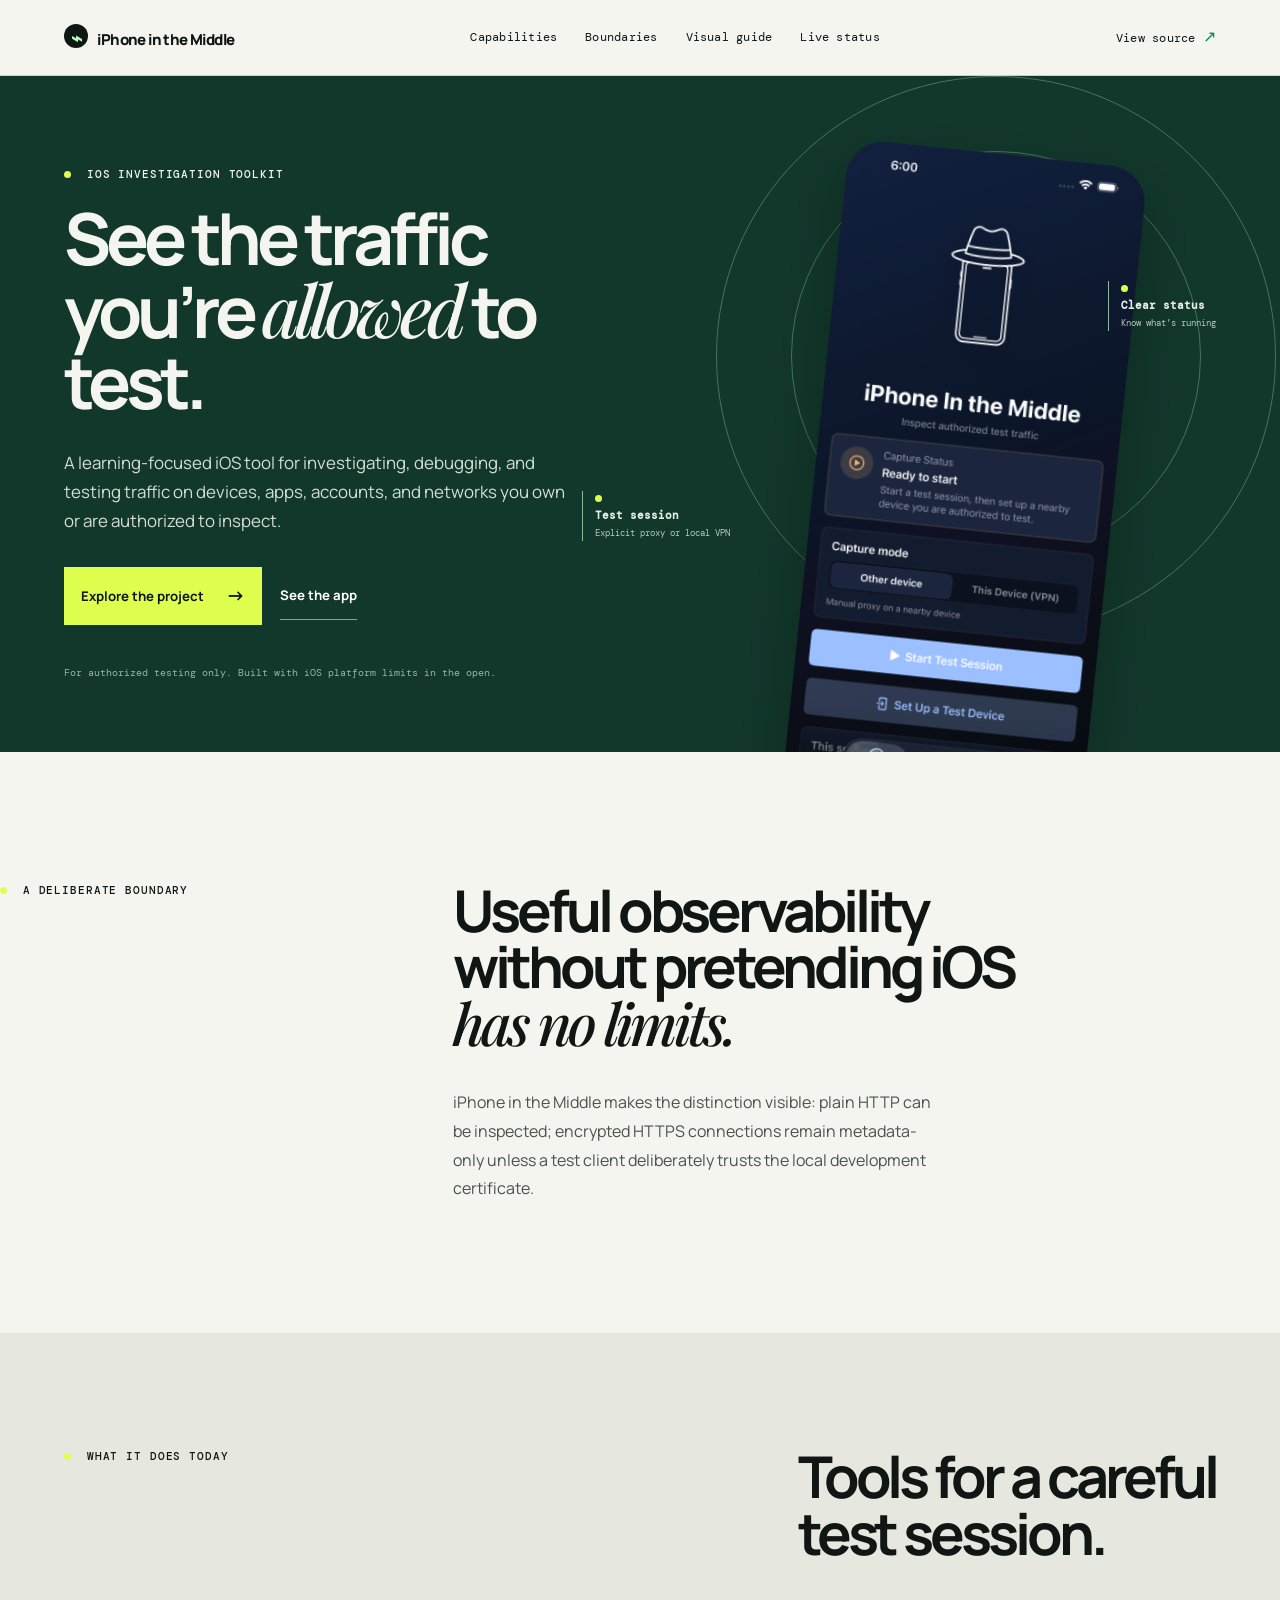
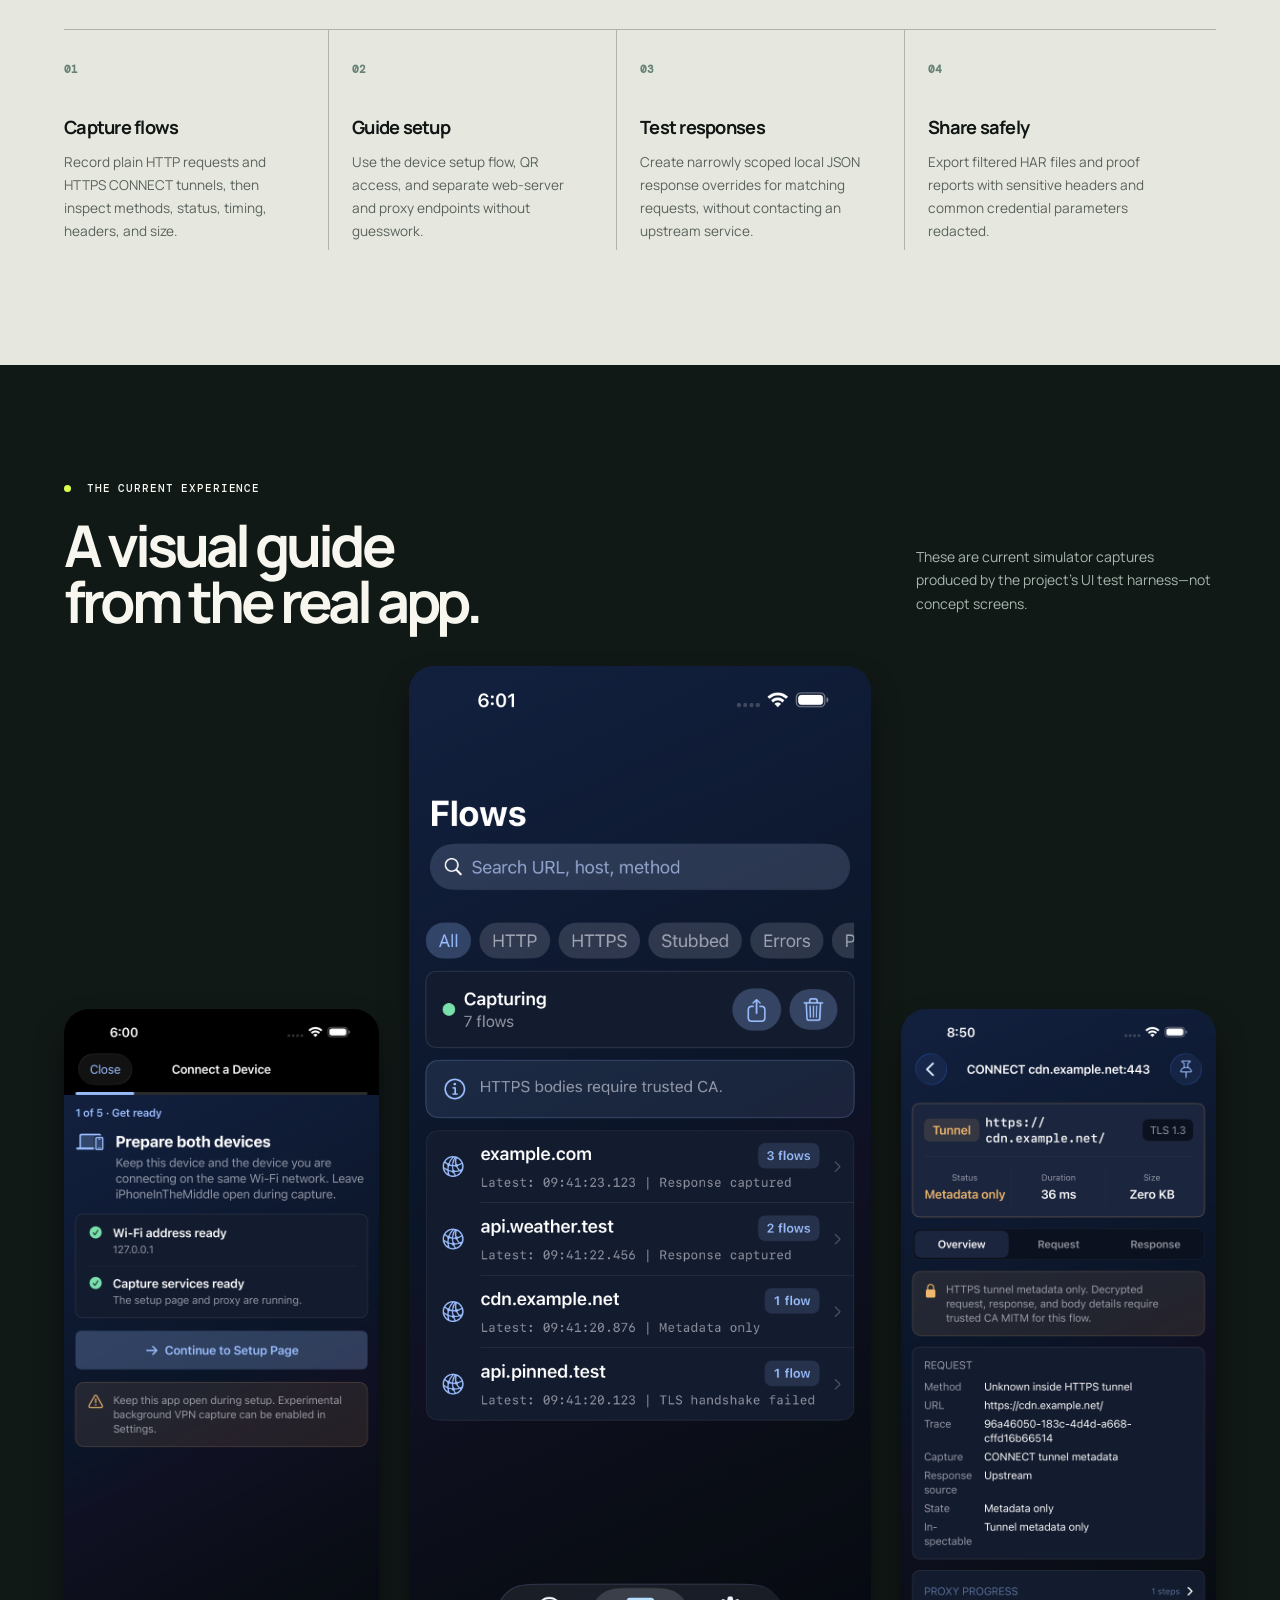
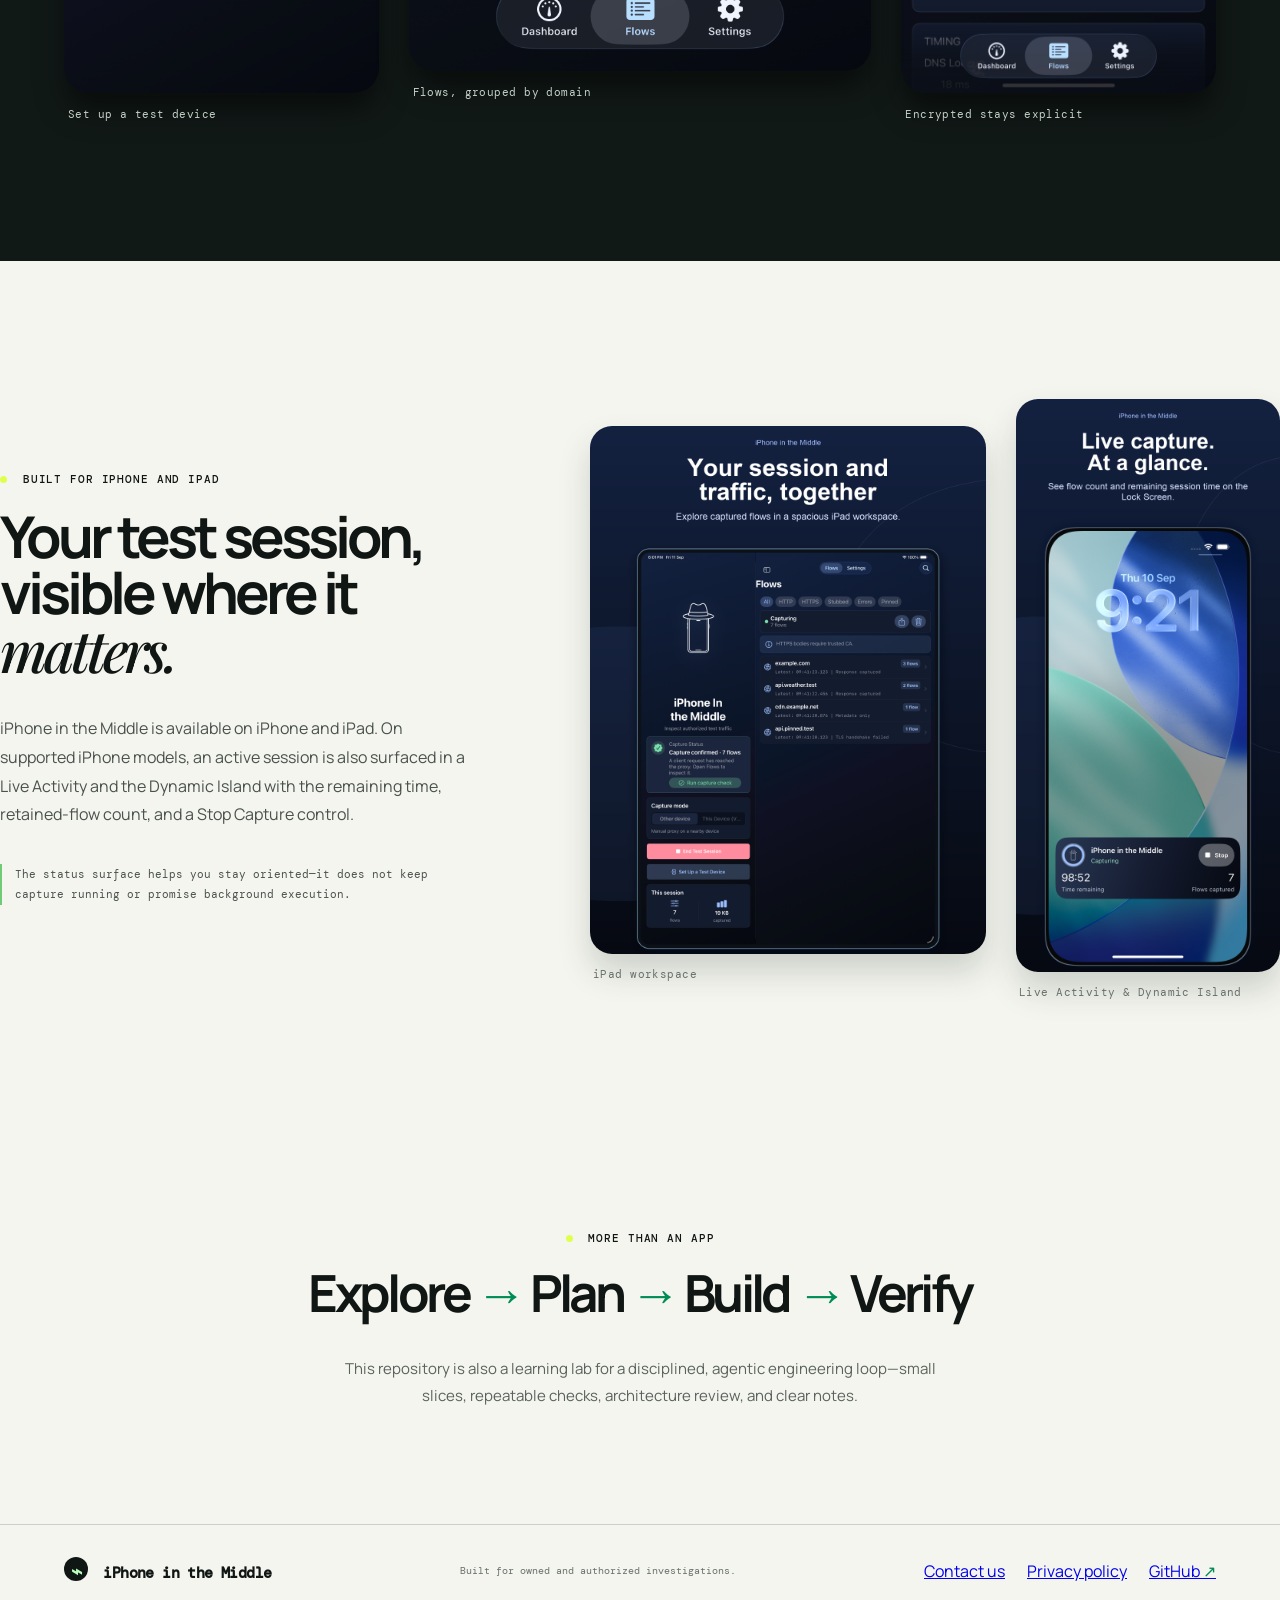
<file: index.html>
<!doctype html>
<html lang="en">
  <head>
    <meta charset="utf-8" />
    <meta name="viewport" content="width=device-width, initial-scale=1" />
    <meta name="description" content="An iOS investigation, debugging, and testing tool for traffic you own or are authorized to test." />
    <title>iPhone in the Middle</title>
    <link rel="stylesheet" href="styles.css" />
  </head>
  <body>
    <header class="site-header">
      <a class="brand" href="#top" aria-label="iPhone in the Middle home"><span class="brand-mark">⌁</span> iPhone in the Middle</a>
      <nav aria-label="Primary navigation">
        <a href="#capabilities">Capabilities</a>
        <a href="#boundaries">Boundaries</a>
        <a href="#guide">Visual guide</a>
        <a href="#status">Live status</a>
      </nav>
      <a class="header-link" href="https://github.com/depoon/iPhoneInTheMiddle">View source <span>↗</span></a>
    </header>

    <main id="top">
      <section class="hero">
        <div class="hero-copy">
          <p class="eyebrow"><span></span> iOS investigation toolkit</p>
          <h1>See the traffic<br />you’re <em>allowed</em> to test.</h1>
          <p class="lede">A learning-focused iOS tool for investigating, debugging, and testing traffic on devices, apps, accounts, and networks you own or are authorized to inspect.</p>
          <div class="hero-actions">
            <a class="button primary" href="https://github.com/depoon/iPhoneInTheMiddle">Explore the project <span>→</span></a>
            <a class="button quiet" href="#guide">See the app</a>
          </div>
          <p class="fine-print">For authorized testing only. Built with iOS platform limits in the open.</p>
        </div>
        <div class="hero-visual" aria-label="App dashboard screenshot">
          <div class="signal one"></div><div class="signal two"></div><div class="signal three"></div>
          <div class="phone-wrap"><img src="assets/dashboard.png" alt="iPhone in the Middle dashboard ready to start a test session" /></div>
          <div class="annotation annotation-a"><i></i><strong>Test session</strong><small>Explicit proxy or local VPN</small></div>
          <div class="annotation annotation-b"><i></i><strong>Clear status</strong><small>Know what’s running</small></div>
        </div>
      </section>

      <section class="principle" id="boundaries">
        <p class="eyebrow"><span></span> A deliberate boundary</p>
        <div><h2>Useful observability<br />without pretending iOS<br /><em>has no limits.</em></h2>
        <p>iPhone in the Middle makes the distinction visible: plain HTTP can be inspected; encrypted HTTPS connections remain metadata-only unless a test client deliberately trusts the local development certificate.</p></div>
      </section>

      <section class="capabilities" id="capabilities">
        <div class="section-intro"><p class="eyebrow"><span></span> What it does today</p><h2>Tools for a careful<br />test session.</h2></div>
        <div class="capability-grid">
          <article><b>01</b><h3>Capture flows</h3><p>Record plain HTTP requests and HTTPS CONNECT tunnels, then inspect methods, status, timing, headers, and size.</p></article>
          <article><b>02</b><h3>Guide setup</h3><p>Use the device setup flow, QR access, and separate web-server and proxy endpoints without guesswork.</p></article>
          <article><b>03</b><h3>Test responses</h3><p>Create narrowly scoped local JSON response overrides for matching requests, without contacting an upstream service.</p></article>
          <article><b>04</b><h3>Share safely</h3><p>Export filtered HAR files and proof reports with sensitive headers and common credential parameters redacted.</p></article>
        </div>
      </section>

      <section class="gallery" id="guide">
        <div class="gallery-heading"><div><p class="eyebrow"><span></span> The current experience</p><h2>A visual guide<br />from the real app.</h2></div><p>These are current simulator captures produced by the project’s UI test harness—not concept screens.</p></div>
        <div class="screens">
          <figure><img src="assets/device-setup.png" alt="Guided test-device setup in the app" /><figcaption>Set up a test device</figcaption></figure>
          <figure class="featured"><img src="assets/flows.png" alt="Recorded traffic flows organized by domain" /><figcaption>Flows, grouped by domain</figcaption></figure>
          <figure><img src="assets/tunnel.png" alt="Encrypted HTTPS tunnel displayed as metadata only" /><figcaption>Encrypted stays explicit</figcaption></figure>
        </div>
      </section>

      <section class="devices" id="status">
        <div class="device-copy">
          <p class="eyebrow"><span></span> Built for iPhone and iPad</p>
          <h2>Your test session,<br />visible where it<br /><em>matters.</em></h2>
          <p>iPhone in the Middle is available on iPhone and iPad. On supported iPhone models, an active session is also surfaced in a Live Activity and the Dynamic Island with the remaining time, retained-flow count, and a Stop Capture control.</p>
          <p class="device-note">The status surface helps you stay oriented—it does not keep capture running or promise background execution.</p>
        </div>
        <div class="device-shots">
          <figure class="ipad-shot"><img src="assets/ipad.png" alt="iPad interface showing local proxy controls and recorded flows" /><figcaption>iPad workspace</figcaption></figure>
          <figure class="activity-shot"><img src="assets/live-activity.png" alt="Live Activity showing active capture status on the iPhone Lock Screen" /><figcaption>Live Activity &amp; Dynamic Island</figcaption></figure>
        </div>
      </section>

      <section class="workflow"><p class="eyebrow"><span></span> More than an app</p><h2>Explore <span>→</span> Plan <span>→</span> Build <span>→</span> Verify</h2><p>This repository is also a learning lab for a disciplined, agentic engineering loop—small slices, repeatable checks, architecture review, and clear notes.</p></section>
    </main>

    <footer><a class="brand" href="#top"><span class="brand-mark">⌁</span> iPhone in the Middle</a><p>Built for owned and authorized investigations.</p><div class="footer-links"><a href="contact.html">Contact us</a><a href="privacy.html">Privacy policy</a><a href="https://github.com/depoon/iPhoneInTheMiddle">GitHub <span>↗</span></a></div></footer>
  </body>
</html>
</file>
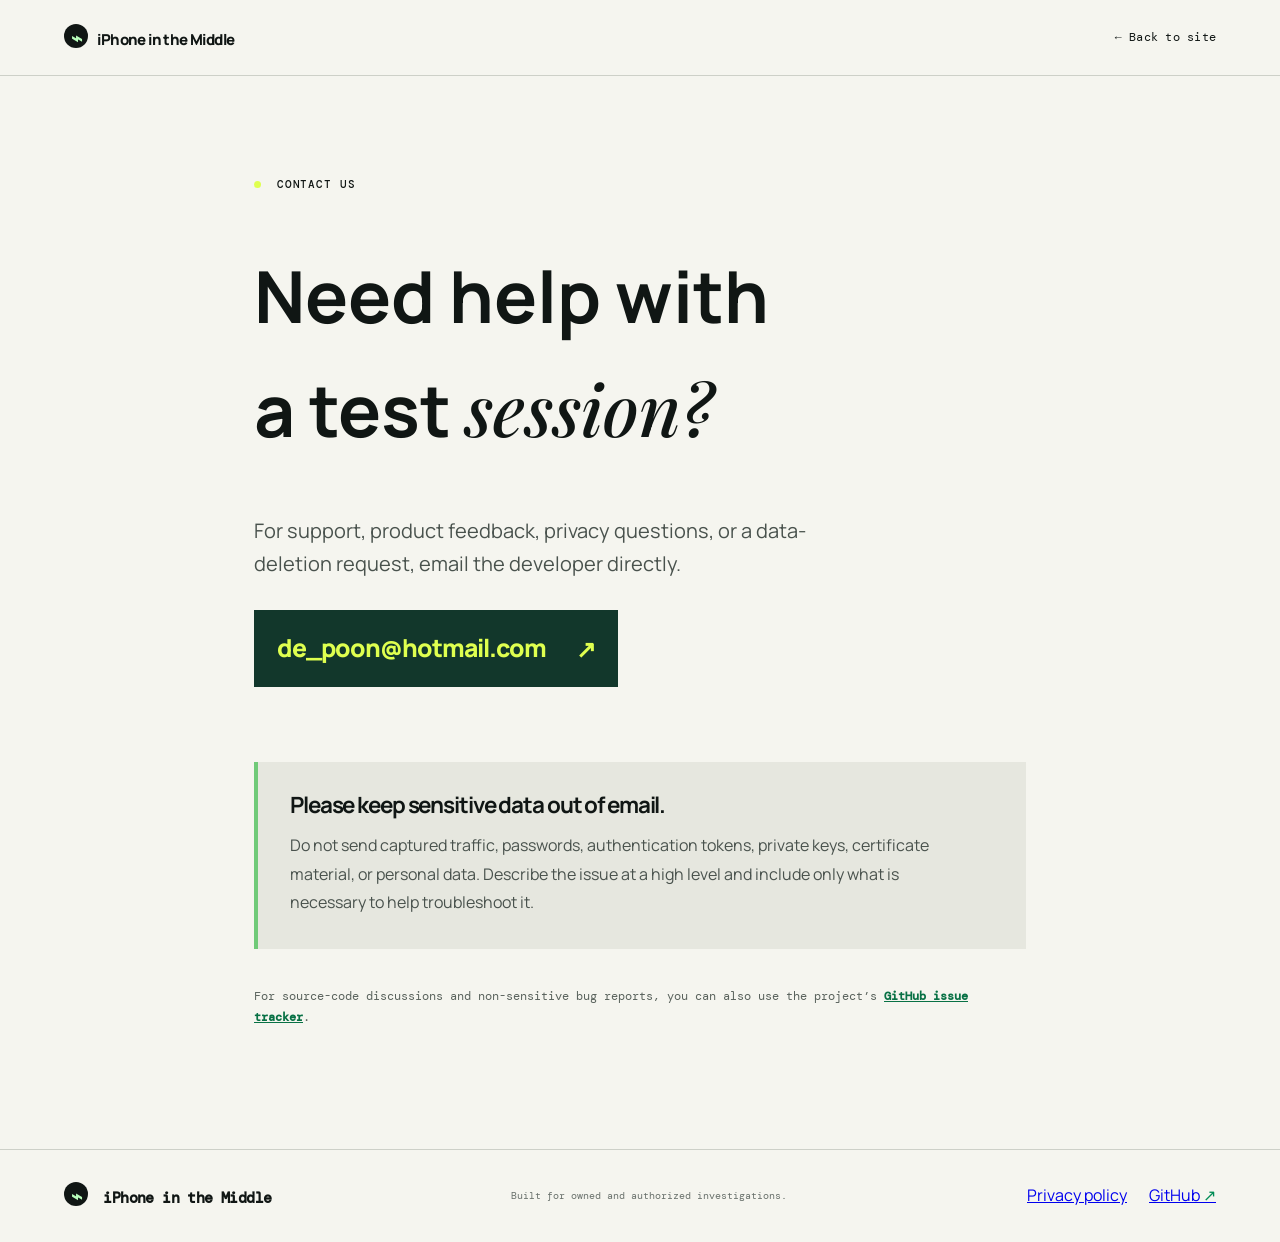
<file: contact.html>
<!doctype html>
<html lang="en">
  <head>
    <meta charset="utf-8" />
    <meta name="viewport" content="width=device-width, initial-scale=1" />
    <meta name="description" content="Contact the developer of iPhone in the Middle for support, feedback, or privacy requests." />
    <title>Contact us · iPhone in the Middle</title>
    <link rel="stylesheet" href="styles.css" />
  </head>
  <body class="contact-page">
    <header class="site-header"><a class="brand" href="index.html"><span class="brand-mark">⌁</span> iPhone in the Middle</a><a class="header-link" href="index.html">← Back to site</a></header>
    <main class="contact">
      <p class="eyebrow"><span></span> Contact us</p>
      <h1>Need help with<br />a test <em>session?</em></h1>
      <p class="contact-lede">For support, product feedback, privacy questions, or a data-deletion request, email the developer directly.</p>
      <a class="contact-email" href="mailto:de_poon@hotmail.com">de_poon@hotmail.com <span>↗</span></a>
      <div class="contact-boundary"><h2>Please keep sensitive data out of email.</h2><p>Do not send captured traffic, passwords, authentication tokens, private keys, certificate material, or personal data. Describe the issue at a high level and include only what is necessary to help troubleshoot it.</p></div>
      <p class="contact-meta">For source-code discussions and non-sensitive bug reports, you can also use the project’s <a href="https://github.com/depoon/iPhoneInTheMiddle/issues">GitHub issue tracker</a>.</p>
    </main>
    <footer><a class="brand" href="index.html"><span class="brand-mark">⌁</span> iPhone in the Middle</a><p>Built for owned and authorized investigations.</p><div class="footer-links"><a href="privacy.html">Privacy policy</a><a href="https://github.com/depoon/iPhoneInTheMiddle">GitHub <span>↗</span></a></div></footer>
  </body>
</html>
</file>
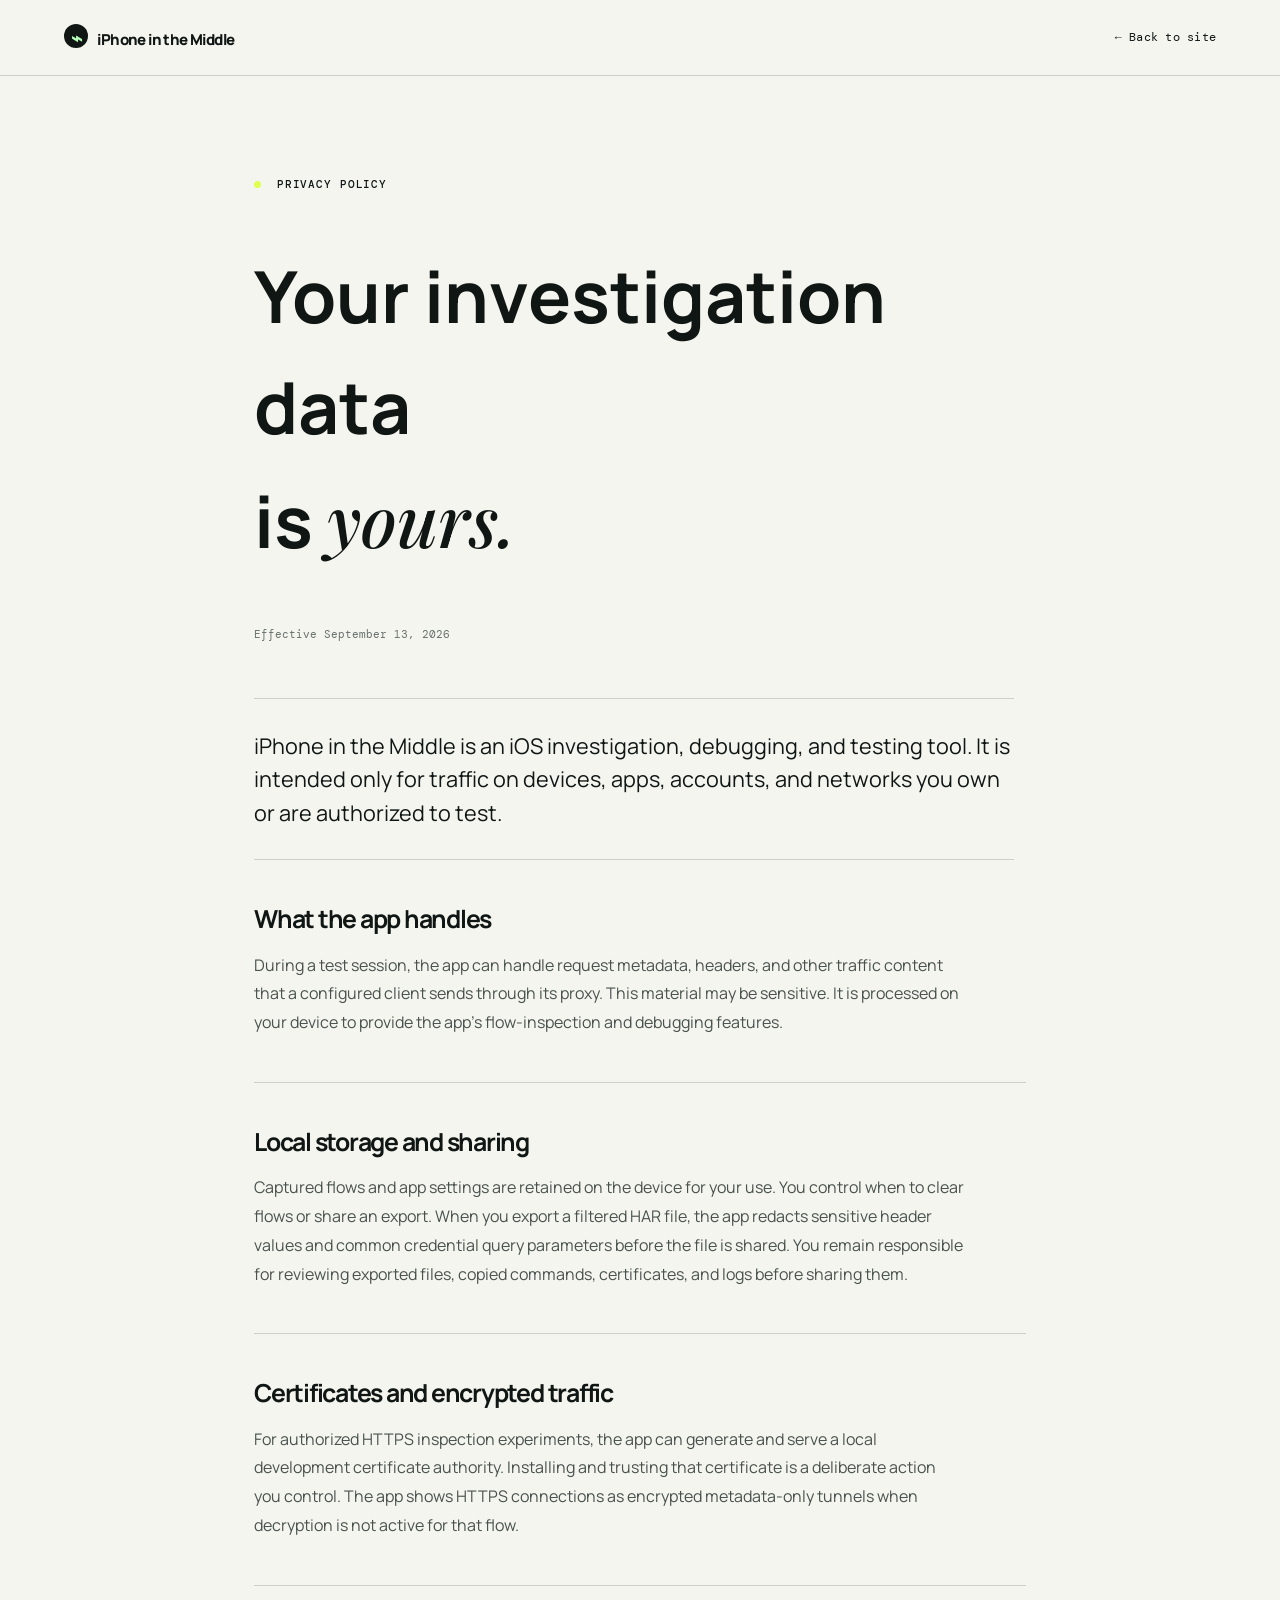
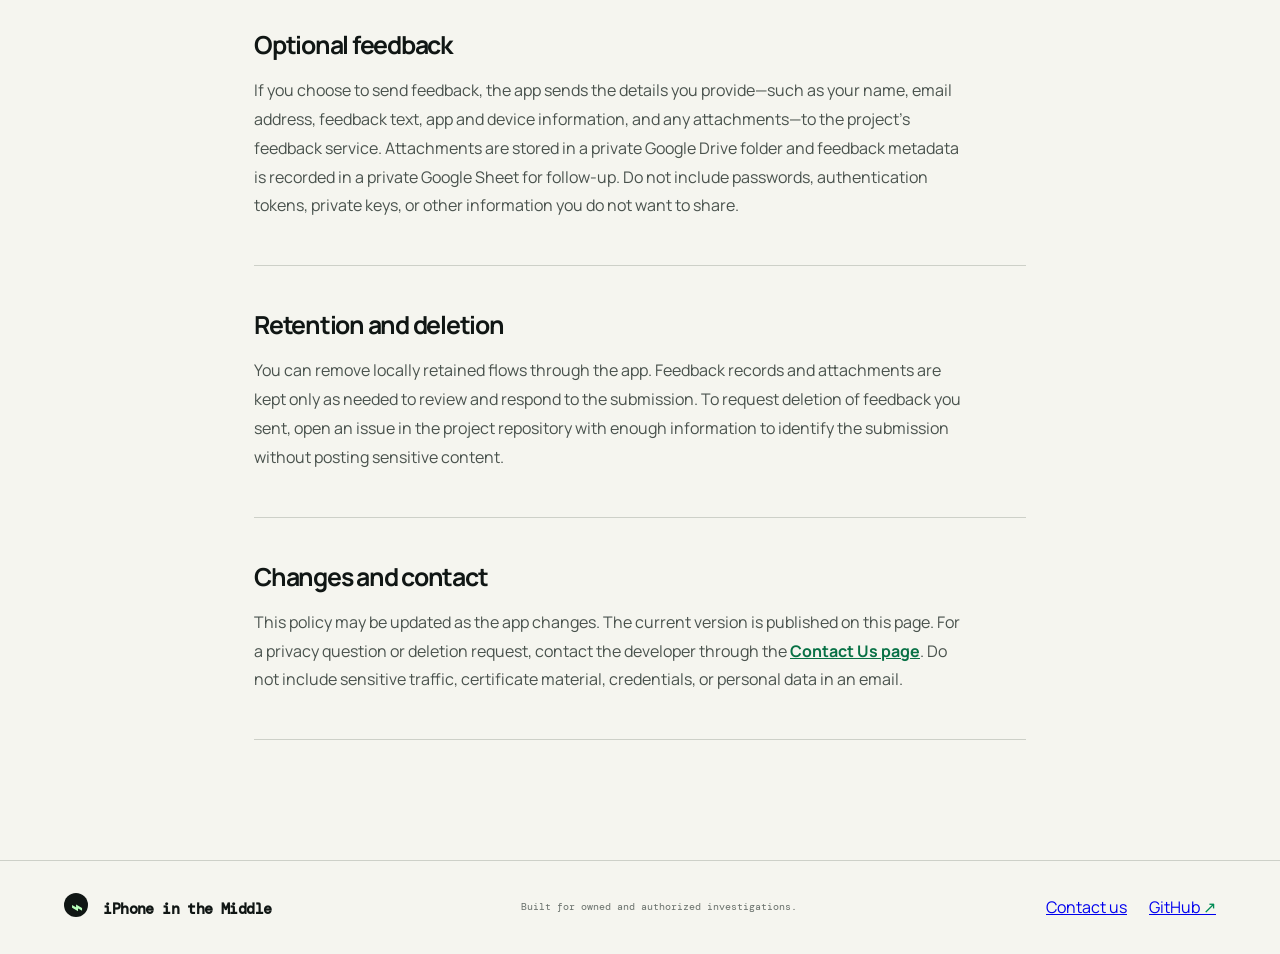
<file: privacy.html>
<!doctype html>
<html lang="en">
  <head>
    <meta charset="utf-8" />
    <meta name="viewport" content="width=device-width, initial-scale=1" />
    <meta name="description" content="Privacy policy for iPhone in the Middle." />
    <title>Privacy policy · iPhone in the Middle</title>
    <link rel="stylesheet" href="styles.css" />
  </head>
  <body class="policy-page">
    <header class="site-header"><a class="brand" href="index.html"><span class="brand-mark">⌁</span> iPhone in the Middle</a><a class="header-link" href="index.html">← Back to site</a></header>
    <main class="policy">
      <p class="eyebrow"><span></span> Privacy policy</p>
      <h1>Your investigation data<br />is <em>yours.</em></h1>
      <p class="policy-date">Effective September 13, 2026</p>
      <div class="policy-intro">iPhone in the Middle is an iOS investigation, debugging, and testing tool. It is intended only for traffic on devices, apps, accounts, and networks you own or are authorized to test.</div>
      <section><h2>What the app handles</h2><p>During a test session, the app can handle request metadata, headers, and other traffic content that a configured client sends through its proxy. This material may be sensitive. It is processed on your device to provide the app’s flow-inspection and debugging features.</p></section>
      <section><h2>Local storage and sharing</h2><p>Captured flows and app settings are retained on the device for your use. You control when to clear flows or share an export. When you export a filtered HAR file, the app redacts sensitive header values and common credential query parameters before the file is shared. You remain responsible for reviewing exported files, copied commands, certificates, and logs before sharing them.</p></section>
      <section><h2>Certificates and encrypted traffic</h2><p>For authorized HTTPS inspection experiments, the app can generate and serve a local development certificate authority. Installing and trusting that certificate is a deliberate action you control. The app shows HTTPS connections as encrypted metadata-only tunnels when decryption is not active for that flow.</p></section>
      <section><h2>Optional feedback</h2><p>If you choose to send feedback, the app sends the details you provide—such as your name, email address, feedback text, app and device information, and any attachments—to the project’s feedback service. Attachments are stored in a private Google Drive folder and feedback metadata is recorded in a private Google Sheet for follow-up. Do not include passwords, authentication tokens, private keys, or other information you do not want to share.</p></section>
      <section><h2>Retention and deletion</h2><p>You can remove locally retained flows through the app. Feedback records and attachments are kept only as needed to review and respond to the submission. To request deletion of feedback you sent, open an issue in the project repository with enough information to identify the submission without posting sensitive content.</p></section>
      <section><h2>Changes and contact</h2><p>This policy may be updated as the app changes. The current version is published on this page. For a privacy question or deletion request, contact the developer through the <a href="contact.html">Contact Us page</a>. Do not include sensitive traffic, certificate material, credentials, or personal data in an email.</p></section>
    </main>
    <footer><a class="brand" href="index.html"><span class="brand-mark">⌁</span> iPhone in the Middle</a><p>Built for owned and authorized investigations.</p><div class="footer-links"><a href="contact.html">Contact us</a><a href="https://github.com/depoon/iPhoneInTheMiddle">GitHub <span>↗</span></a></div></footer>
  </body>
</html>
</file>
<file: styles.css>
@import url('https://fonts.googleapis.com/css2?family=DM+Mono:wght@400;500&family=Manrope:wght@400;500;600;700;800&family=Playfair+Display:ital,wght@0,500;0,600;1,500;1,600&display=swap');

:root { --ink:#101614; --paper:#f5f5ef; --mint:#b9ffbc; --acid:#dfff4f; --line:#cdd0c8; --muted:#68706b; }
*{box-sizing:border-box} html{scroll-behavior:smooth} body{margin:0;background:var(--paper);color:var(--ink);font-family:Manrope,Arial,sans-serif;font-size:16px;line-height:1.55}.site-header,footer{display:flex;align-items:center;justify-content:space-between;max-width:1440px;margin:auto;padding:24px 5vw;border-bottom:1px solid var(--line)}.brand{color:inherit;text-decoration:none;font-size:.94rem;font-weight:800;letter-spacing:-.04em}.brand-mark{display:inline-grid;place-items:center;width:24px;height:24px;margin-right:7px;border-radius:50%;background:var(--ink);color:var(--mint);font-family:serif;font-size:1.2rem}nav{display:flex;gap:28px}nav a,.header-link,footer>a{color:inherit;text-decoration:none;font-family:'DM Mono',monospace;font-size:.72rem;letter-spacing:.02em}.header-link span,footer span{color:#008c55;font-size:1rem}.hero{min-height:670px;overflow:hidden;position:relative;display:grid;grid-template-columns:minmax(360px,.9fr) minmax(450px,1.1fr);background:#12372b;color:#f5f5ef;padding:90px max(5vw,calc((100vw - 1296px)/2)) 60px}.hero-copy{position:relative;z-index:2;max-width:620px}.eyebrow{font-family:'DM Mono',monospace;text-transform:uppercase;letter-spacing:.08em;font-size:.68rem;font-weight:500;margin:0 0 20px}.eyebrow span{display:inline-block;width:7px;height:7px;border-radius:50%;background:var(--acid);margin-right:8px}.hero h1,h2{letter-spacing:-.07em;line-height:.98;margin:0;font-size:clamp(3.2rem,5.6vw,6.3rem);font-weight:700}.hero h1 em,h2 em{font-family:'Playfair Display',serif;font-weight:500}.lede{max-width:510px;margin:32px 0;color:#d3ded6;font-size:1.06rem;line-height:1.7}.hero-actions{display:flex;align-items:center;gap:18px}.button{display:inline-flex;align-items:center;gap:22px;padding:14px 17px;text-decoration:none;font-size:.83rem;font-weight:700}.primary{background:var(--acid);color:var(--ink)}.primary span{font-size:1.2rem}.quiet{color:white;border-bottom:1px solid #87a197;padding:13px 0}.fine-print{font-family:'DM Mono';font-size:.65rem;color:#9ab4a8;margin-top:40px}.hero-visual{position:relative;min-height:500px}.phone-wrap{position:absolute;width:300px;right:16%;top:-14px;filter:drop-shadow(0 24px 24px #071c1588);transform:rotate(6deg)}.phone-wrap img{display:block;width:100%;border-radius:37px}.signal{position:absolute;border:1px solid #487361;border-radius:50%;width:560px;height:560px;right:-60px;top:-90px}.signal.two{width:410px;height:410px;right:15px;top:-15px}.signal.three{width:260px;height:260px;right:90px;top:60px}.annotation{position:absolute;font-family:'DM Mono';font-size:.66rem;border-left:1px solid #89b9a0;padding-left:12px;color:#e4eee6}.annotation i{display:inline-block;width:7px;height:7px;background:var(--acid);border-radius:50%;margin-right:7px}.annotation strong,.annotation small{display:block}.annotation small{color:#b9cabd;margin-top:3px}.annotation-a{top:325px;left:0}.annotation-b{top:115px;right:0}.principle{max-width:1296px;margin:auto;padding:130px 0;display:grid;grid-template-columns:1fr 2fr;gap:40px}.principle h2{font-size:clamp(2.8rem,4.5vw,5.1rem)}.principle div>p{max-width:480px;margin:35px 0 0;font-size:1rem;line-height:1.8;color:#49524d}.capabilities{background:#e6e7df;padding:115px max(5vw,calc((100vw - 1296px)/2))}.section-intro{display:flex;justify-content:space-between;align-items:start;margin-bottom:68px}.section-intro h2,.gallery h2{font-size:clamp(2.8rem,4.5vw,5rem)}.capability-grid{display:grid;grid-template-columns:repeat(4,1fr);border-top:1px solid #adb5ad}.capability-grid article{padding:25px 28px 0 0;margin-right:23px;border-right:1px solid #adb5ad;min-height:220px}.capability-grid article:last-child{border:0}.capability-grid b{font-family:'DM Mono';font-size:.68rem;color:#668274}.capability-grid h3{font-size:1.14rem;letter-spacing:-.04em;margin:33px 0 10px}.capability-grid p{font-size:.85rem;color:#59625c;line-height:1.7;margin:0}.gallery{background:#111917;color:#f7f7ef;padding:115px max(5vw,calc((100vw - 1296px)/2)) 125px}.gallery-heading{display:flex;justify-content:space-between;align-items:end;margin-bottom:58px}.gallery-heading>p{max-width:300px;color:#a9b7ae;font-size:.87rem;line-height:1.7}.screens{display:grid;grid-template-columns:.85fr 1.25fr .85fr;gap:30px;align-items:end}.screens figure{margin:0}.screens img{width:100%;display:block;border-radius:25px;box-shadow:0 18px 30px #0007}.screens figcaption{font-family:'DM Mono';font-size:.67rem;letter-spacing:.04em;margin:13px 4px;color:#c4d1c8}.featured{transform:translateY(-22px)}.workflow{padding:115px 5vw;text-align:center;max-width:1050px;margin:auto}.workflow h2{font-size:clamp(2.3rem,4vw,4.4rem)}.workflow h2 span{color:#008c55;font-family:Arial;font-weight:400}.workflow>p:last-child{max-width:600px;margin:35px auto 0;color:#59625c;font-size:.94rem;line-height:1.8}footer{border-top:1px solid var(--line);border-bottom:0;padding-top:32px;padding-bottom:32px}footer p{font-family:'DM Mono';font-size:.65rem;color:var(--muted);margin:0}
 .footer-links{display:flex;gap:22px}.devices{display:grid;grid-template-columns:.85fr 1.15fr;gap:80px;align-items:center;max-width:1296px;margin:auto;padding:120px 0}.devices h2{font-size:clamp(2.8rem,4.5vw,5.1rem)}.device-copy>p:not(.eyebrow){max-width:465px;color:#49524d;line-height:1.8;margin:35px 0 0}.device-copy .device-note{font-family:'DM Mono';font-size:.7rem;color:#567264;border-left:2px solid #70ca78;padding-left:13px;line-height:1.7;margin-top:22px}.device-shots{display:grid;grid-template-columns:1.08fr .72fr;gap:30px;align-items:end}.device-shots figure{margin:0}.device-shots img{display:block;width:100%;border-radius:22px;box-shadow:0 18px 32px #1633262e}.device-shots figcaption{font-family:'DM Mono';font-size:.67rem;letter-spacing:.04em;margin:12px 3px;color:#66716a}.activity-shot{transform:translateY(18px)}.policy{max-width:900px;margin:0 auto;padding:100px 5vw 120px}.policy h1{font-size:clamp(3.2rem,5.6vw,6rem)}.policy h1 em{font-family:'Playfair Display',serif;font-weight:500}.policy-date{font-family:'DM Mono';font-size:.7rem;color:var(--muted);margin:25px 0 55px}.policy-intro{font-size:1.35rem;line-height:1.55;max-width:760px;padding:30px 0;border-top:1px solid var(--line);border-bottom:1px solid var(--line)}.policy section{padding:45px 0;border-bottom:1px solid var(--line)}.policy section h2{font-size:1.55rem;letter-spacing:-.05em;line-height:1.1}.policy section p{max-width:710px;color:#49524d;line-height:1.8;margin:18px 0 0}.policy section a{color:#087145;font-weight:700}.policy-page footer{max-width:none;padding-left:5vw;padding-right:5vw}
 .contact{max-width:900px;margin:0 auto;padding:100px 5vw 120px}.contact h1{font-size:clamp(3.2rem,5.6vw,6rem)}.contact h1 em{font-family:'Playfair Display',serif;font-weight:500}.contact-lede{font-size:1.25rem;line-height:1.65;max-width:600px;color:#49524d;margin:30px 0}.contact-email{display:inline-flex;align-items:center;gap:30px;background:#12372b;color:var(--acid);padding:19px 23px;text-decoration:none;font-size:clamp(1.1rem,2vw,1.55rem);font-weight:800;letter-spacing:-.04em}.contact-email span{font-size:1.5rem}.contact-boundary{margin-top:75px;padding:32px;background:#e6e7df;border-left:4px solid #70ca78}.contact-boundary h2{font-size:1.4rem;letter-spacing:-.05em}.contact-boundary p{max-width:650px;color:#49524d;line-height:1.8;margin:15px 0 0}.contact-meta{font-family:'DM Mono';font-size:.72rem;line-height:1.8;color:#59625c;margin:38px 0 0}.contact-meta a{color:#087145;font-weight:700}.contact-page footer{max-width:none;padding-left:5vw;padding-right:5vw}
@media(max-width:800px){.site-header{padding:18px 5vw}.site-header nav{display:none}.header-link{font-size:.62rem}.hero{min-height:auto;display:block;padding-top:70px}.hero h1{font-size:3.35rem}.hero-visual{height:430px;margin-top:40px}.phone-wrap{width:225px;right:15%;top:10px}.signal{width:410px;height:410px;right:-70px;top:-30px}.signal.two{width:300px;height:300px;right:-15px;top:25px}.signal.three{width:190px;height:190px;right:40px;top:80px}.annotation-a{top:285px;left:1%}.annotation-b{top:115px;right:0}.principle{padding:80px 5vw;display:block}.principle .eyebrow{margin-bottom:45px}.section-intro,.gallery-heading{display:block}.capability-grid{grid-template-columns:1fr 1fr}.capability-grid article{min-height:195px;margin-right:18px;margin-bottom:25px}.capability-grid article:nth-child(2){border-right:0}.capabilities,.gallery{padding-top:80px;padding-bottom:80px}.screens{grid-template-columns:1fr 1fr;gap:18px}.screens figure:last-child{display:none}.featured{transform:none}.gallery-heading>p{margin:28px 0}.devices{display:block;padding:80px 5vw}.device-shots{margin-top:50px;gap:18px}.workflow{padding:85px 5vw}footer{align-items:flex-start;gap:14px;flex-direction:column}}
@media(max-width:430px){.hero h1{font-size:2.8rem}.hero-actions{align-items:flex-start;flex-direction:column;gap:8px}.principle h2,.section-intro h2,.gallery h2{font-size:2.7rem}.capability-grid{grid-template-columns:1fr}.capability-grid article{border-right:0;border-bottom:1px solid #adb5ad;padding-bottom:25px;margin-right:0}.screens{grid-template-columns:1fr}.screens figure:not(.featured){display:none}.featured{display:block!important}.phone-wrap{right:8%}.annotation-b{right:-12px}}
</file>
